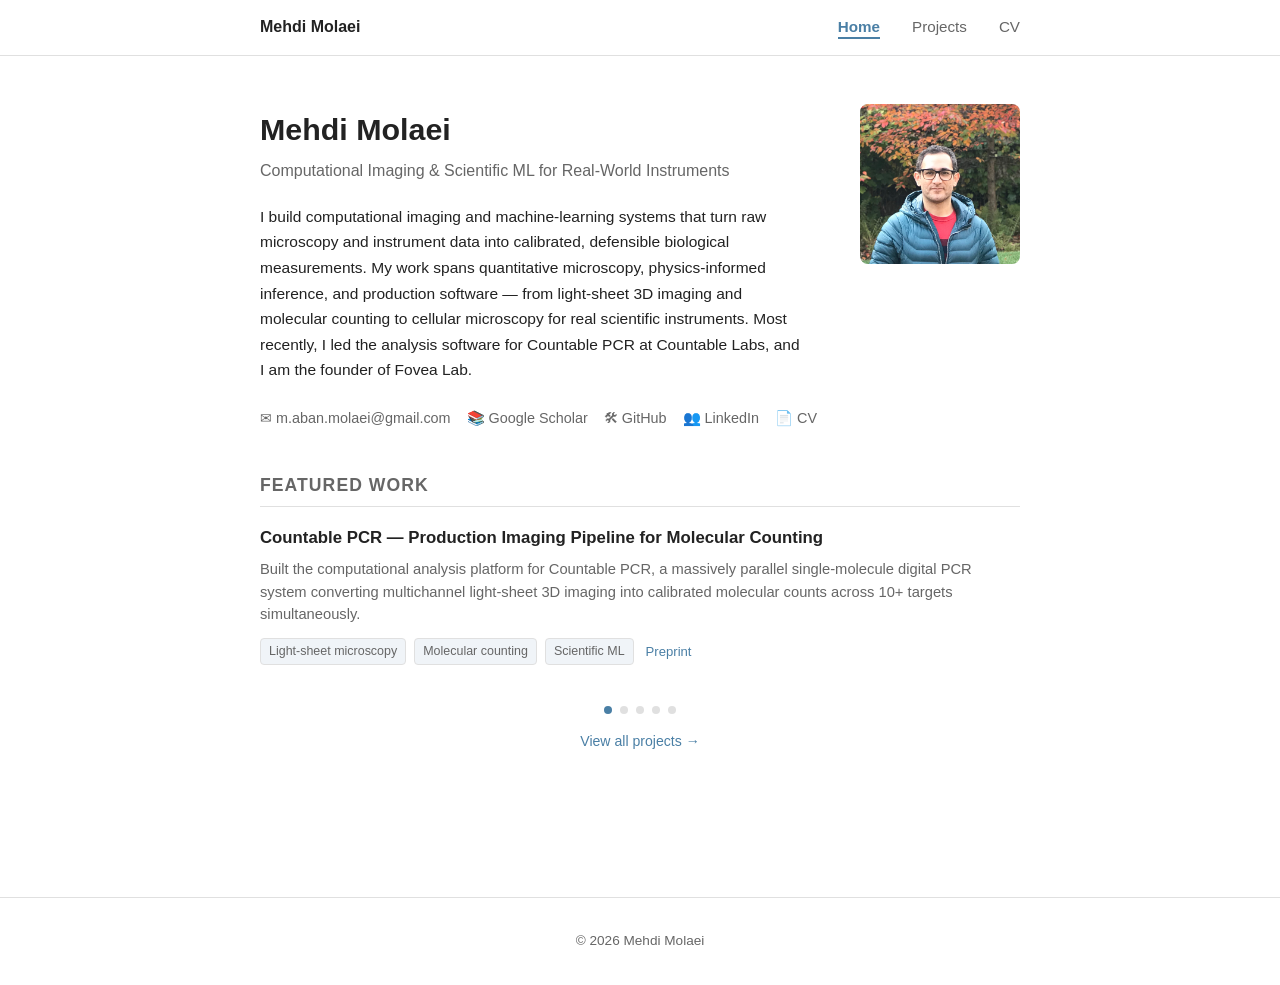
<file: index.html>
<!DOCTYPE html>
<html lang="en">
<head>
  <meta charset="UTF-8" />
  <meta name="viewport" content="width=device-width, initial-scale=1.0" />
  <title>Mehdi Molaei | Computational Imaging &amp; Scientific ML</title>
  <meta name="description" content="Mehdi Molaei builds computational imaging and scientific machine-learning systems for microscopy, molecular counting, and production biological measurement platforms." />
  <meta property="og:title" content="Mehdi Molaei | Computational Imaging & Scientific ML" />
  <meta property="og:description" content="Production-grade computational imaging and machine-learning systems for microscopy, molecular counting, and biological measurement platforms." />
  <meta property="og:type" content="website" />
  <meta property="og:url" content="https://mehdimolaei.github.io/Portfolio/index.html" />
  <meta property="og:image" content="https://mehdimolaei.github.io/Portfolio/assets/img/profile.jpg" />
  <link rel="stylesheet" href="assets/css/style.css" />
  <style>
    /* ---- Home-page specific styles ---- */
    .profile-block {
      display: flex;
      gap: 2.5rem;
      align-items: flex-start;
      margin-bottom: 2.5rem;
    }

    .profile-text {
      flex: 1;
    }

    .profile-text h1 {
      font-size: 1.9rem;
      font-weight: 700;
      margin-bottom: 0.25rem;
    }

    .profile-text .title {
      font-size: 1rem;
      color: var(--color-text-muted);
      margin-bottom: 1.2rem;
    }

    .profile-text .bio {
      font-size: 0.97rem;
      margin-bottom: 1.5rem;
      max-width: 540px;
    }

    .profile-photo {
      flex-shrink: 0;
    }

    .profile-photo img {
      width: 160px;
      height: 160px;
      object-fit: cover;
      border-radius: 8px;
    }

    .profile-photo .photo-placeholder {
      width: 160px;
      height: 160px;
      border-radius: 8px;
      background: var(--color-tag-bg);
      border: 1px solid var(--color-border);
      display: flex;
      align-items: center;
      justify-content: center;
      color: var(--color-text-muted);
      font-size: 0.8rem;
    }

    .links-row {
      display: flex;
      flex-wrap: wrap;
      gap: 1rem;
    }

    .links-row a {
      font-size: 0.9rem;
      color: var(--color-text-muted);
      display: flex;
      align-items: center;
      gap: 0.35rem;
      text-decoration: none;
    }

    .links-row a:hover {
      color: var(--color-accent);
      text-decoration: none; /* suppress global a:hover underline */
    }

    @media (max-width: 600px) {
      .profile-block {
        flex-direction: column-reverse;
        gap: 1.5rem;
      }

      .profile-photo img,
      .profile-photo .photo-placeholder {
        width: 120px;
        height: 120px;
      }
    }

    /* ---- Featured Work — dot-nav panel ---- */
    .section-heading {
      font-size: 1.1rem;
      font-weight: 600;
      color: var(--color-text-muted);
      text-transform: uppercase;
      letter-spacing: 0.06em;
      margin: 2.5rem 0 1.2rem;
      padding-bottom: 0.4rem;
      border-bottom: 1px solid var(--color-border);
    }

    .project-panel { min-height: 160px; }

    .panel-card {
      display: none;
      gap: 1.5rem;
      align-items: flex-start;
    }
    .panel-card.active { display: flex; }

    .panel-thumb {
      flex-shrink: 0;
      width: 200px;
      height: 150px;
      border-radius: 8px;
      background: var(--color-tag-bg);
      border: 1px solid var(--color-border);
      overflow: hidden;
    }
    .panel-thumb img { width: 100%; height: 100%; object-fit: cover; }

    .panel-body { flex: 1; }

    .panel-title {
      font-size: 1.05rem;
      font-weight: 600;
      margin-bottom: 0.5rem;
      line-height: 1.4;
    }
    .panel-title a { color: var(--color-text); text-decoration: none; }
    .panel-title a:hover { color: var(--color-accent); }

    .panel-desc {
      font-size: 0.92rem;
      color: var(--color-text-muted);
      line-height: 1.55;
      margin-bottom: 0.75rem;
    }

    .panel-meta {
      display: flex;
      flex-wrap: wrap;
      align-items: center;
      gap: 0.5rem;
    }

    .tag {
      font-size: 0.78rem;
      background: var(--color-tag-bg);
      border: 1px solid var(--color-border);
      border-radius: 4px;
      padding: 2px 8px;
      color: var(--color-text-muted);
    }

    .card-link {
      font-size: 0.82rem;
      color: var(--color-accent);
      text-decoration: none;
      margin-left: 0.25rem;
    }
    .card-link:hover { text-decoration: underline; }

    .dot-nav {
      display: flex;
      gap: 0.5rem;
      justify-content: center;
      margin-top: 1.25rem;
    }
    .dot-nav button {
      width: 8px;
      height: 8px;
      border-radius: 50%;
      background: var(--color-border);
      border: none;
      cursor: pointer;
      padding: 0;
      transition: background 0.2s;
    }
    .dot-nav button.active,
    .dot-nav button:hover { background: var(--color-accent); }

    .view-all {
      margin-top: 1rem;
      font-size: 0.88rem;
      text-align: center;
    }
    .view-all a { color: var(--color-accent); text-decoration: none; }
    .view-all a:hover { text-decoration: underline; }

    @media (max-width: 600px) {
      .panel-card { flex-direction: column; }
      .panel-thumb { width: 100%; height: 160px; }
    }
  </style>
</head>
<body>

  <!-- Navigation -->
  <nav>
    <div class="nav-inner">
      <a class="nav-brand" href="index.html">Mehdi Molaei</a>
      <button class="nav-toggle" aria-label="Toggle navigation" aria-expanded="false">&#9776;</button>
      <ul class="nav-links">
        <li><a href="index.html" class="active">Home</a></li>
        <li><a href="projects.html">Projects</a></li>
        <li><a href="cv.html">CV</a></li>
      </ul>
    </div>
  </nav>

  <!-- Main -->
  <main>
    <div class="container">

      <div class="profile-block">
        <div class="profile-text">
          <h1>Mehdi Molaei</h1>
          <p class="title">Computational Imaging &amp; Scientific ML for Real-World Instruments</p>
          <p class="bio">
            I build computational imaging and machine-learning systems that turn raw
            microscopy and instrument data into calibrated, defensible biological
            measurements. My work spans quantitative microscopy, physics-informed
            inference, and production software &mdash; from light-sheet 3D imaging and
            molecular counting to cellular microscopy for real scientific instruments.
            Most recently, I led the analysis software for Countable PCR at Countable Labs,
            and I am the founder of Fovea Lab.
          </p>
          <div class="links-row">
            <a href="mailto:m.aban.molaei@gmail.com">
              &#9993; m.aban.molaei@gmail.com
            </a>
            <a href="https://scholar.google.com/citations?user=X3997dAAAAAJ&hl=en" target="_blank" rel="noopener">
              &#128218; Google Scholar
            </a>
            <a href="https://github.com/mehdimolaei" target="_blank" rel="noopener">
              &#128736; GitHub
            </a>
            <a href="https://www.linkedin.com/in/mehdi-molaei" target="_blank" rel="noopener">
              &#128101; LinkedIn
            </a>
            <a href="cv.html">
              &#128196; CV
            </a>
          </div>
        </div>
        <div class="profile-photo">
          <img src="assets/img/profile.jpg" alt="Mehdi Molaei" width="160" height="160" />
        </div>
      </div>

      <h2 class="section-heading">Featured Work</h2>
      <div class="project-panel" id="featuredPanel">

        <div class="panel-card active">
          <div class="panel-body">
            <div class="panel-title">
              <a href="https://www.biorxiv.org/content/10.1101/2023.07.17.549421" target="_blank" rel="noopener">
                Countable PCR &mdash; Production Imaging Pipeline for Molecular Counting
              </a>
            </div>
            <p class="panel-desc">
              Built the computational analysis platform for Countable PCR, a massively parallel
              single-molecule digital PCR system converting multichannel light-sheet 3D imaging
              into calibrated molecular counts across 10+ targets simultaneously.
            </p>
            <div class="panel-meta">
              <span class="tag">Light-sheet microscopy</span>
              <span class="tag">Molecular counting</span>
              <span class="tag">Scientific ML</span>
              <a class="card-link" href="https://www.biorxiv.org/content/10.1101/2023.07.17.549421" target="_blank" rel="noopener">Preprint</a>
            </div>
          </div>
        </div>

        <div class="panel-card">
          <div class="panel-thumb">
            <img src="assets/img/membrane-bending.webp" alt="Gold nanorod resting on a curved 3D lipid bilayer membrane" />
          </div>
          <div class="panel-body">
            <div class="panel-title">
              <a href="https://journals.aps.org/prresearch/abstract/10.1103/PhysRevResearch.4.013052" target="_blank" rel="noopener">
                Gold Nanorod Tracking for Membrane Mechanics
              </a>
            </div>
            <p class="panel-desc">
              Polarization-resolved dark-field metrology and physics-informed forward models
              for tracking single gold nanorods with sub-degree angular precision, extracting
              bending moduli from model and cellular membranes.
            </p>
            <div class="panel-meta">
              <span class="tag">Quantitative microscopy</span>
              <span class="tag">Physics-informed inference</span>
              <a class="card-link" href="https://journals.aps.org/prresearch/abstract/10.1103/PhysRevResearch.4.013052" target="_blank" rel="noopener">Paper</a>
            </div>
          </div>
        </div>

        <div class="panel-card">
          <div class="panel-thumb">
            <img src="assets/img/active-materials.webp" alt="Coral actomyosin filament network threaded by correlation flow lines" />
          </div>
          <div class="panel-body">
            <div class="panel-title">
              <a href="https://www.pnas.org/doi/abs/10.1073/pnas.2305283120" target="_blank" rel="noopener">
                Response Functions of Active Materials
              </a>
            </div>
            <p class="panel-desc">
              Domain-general spatiotemporal correlation framework for inferring mechanical
              response functions from actomyosin networks in model systems and living cells.
            </p>
            <div class="panel-meta">
              <span class="tag">Active matter</span>
              <span class="tag">Microrheology</span>
              <span class="tag">Statistical physics</span>
              <a class="card-link" href="https://www.pnas.org/doi/abs/10.1073/pnas.2305283120" target="_blank" rel="noopener">Paper</a>
            </div>
          </div>
        </div>

        <div class="panel-card">
          <div class="panel-thumb">
            <img src="assets/img/interfacial-flow.webp" alt="Colloidal sphere at a fluid interface surrounded by vortex flow streamlines" />
          </div>
          <div class="panel-body">
            <div class="panel-title">
              <a href="https://physics.aps.org/articles/v14/s65" target="_blank" rel="noopener">
                Interfacial Flow around Brownian Colloids
              </a>
            </div>
            <p class="panel-desc">
              Correlated displacement velocimetry (CDV) — a particle-tracking-based estimator
              that reconstructs nanoscale interfacial velocity fields, revealing vortex-like
              hydrodynamic structures at fluid interfaces.
            </p>
            <div class="panel-meta">
              <span class="tag">Particle tracking</span>
              <span class="tag">Fluid interfaces</span>
              <a class="card-link" href="https://physics.aps.org/articles/v14/s65" target="_blank" rel="noopener">Paper</a>
            </div>
          </div>
        </div>

        <div class="panel-card">
          <div class="panel-thumb">
            <img src="assets/img/nanoscale-rheology.webp" alt="Single gold nanorod with rotational motion blur in a viscoelastic medium" />
          </div>
          <div class="panel-body">
            <div class="panel-title">
              <a href="https://journals.aps.org/prl/abstract/10.1103/PhysRevLett.120.118002" target="_blank" rel="noopener">
                Nanoscale Rheology with Single Gold Nanorod Probes
              </a>
            </div>
            <p class="panel-desc">
              Simultaneous translational and rotational single-nanorod tracking to extract
              nanoscale viscoelastic properties and anisotropic diffusion tensors in complex
              fluids and living cells.
            </p>
            <div class="panel-meta">
              <span class="tag">Nanorheology</span>
              <span class="tag">Dark-field microscopy</span>
              <a class="card-link" href="https://journals.aps.org/prl/abstract/10.1103/PhysRevLett.120.118002" target="_blank" rel="noopener">Paper</a>
            </div>
          </div>
        </div>

      </div><!-- /.project-panel -->

      <div class="dot-nav" id="featuredDots" aria-label="Featured project navigation">
        <button class="active" aria-label="Project 1"></button>
        <button aria-label="Project 2"></button>
        <button aria-label="Project 3"></button>
        <button aria-label="Project 4"></button>
        <button aria-label="Project 5"></button>
      </div>
      <p class="view-all"><a href="projects.html">View all projects &rarr;</a></p>

    </div>
  </main>

  <!-- Footer -->
  <footer>
    <p>&copy; 2026 Mehdi Molaei</p>
  </footer>

  <script src="assets/js/main.js"></script>
</body>
</html>
</file>
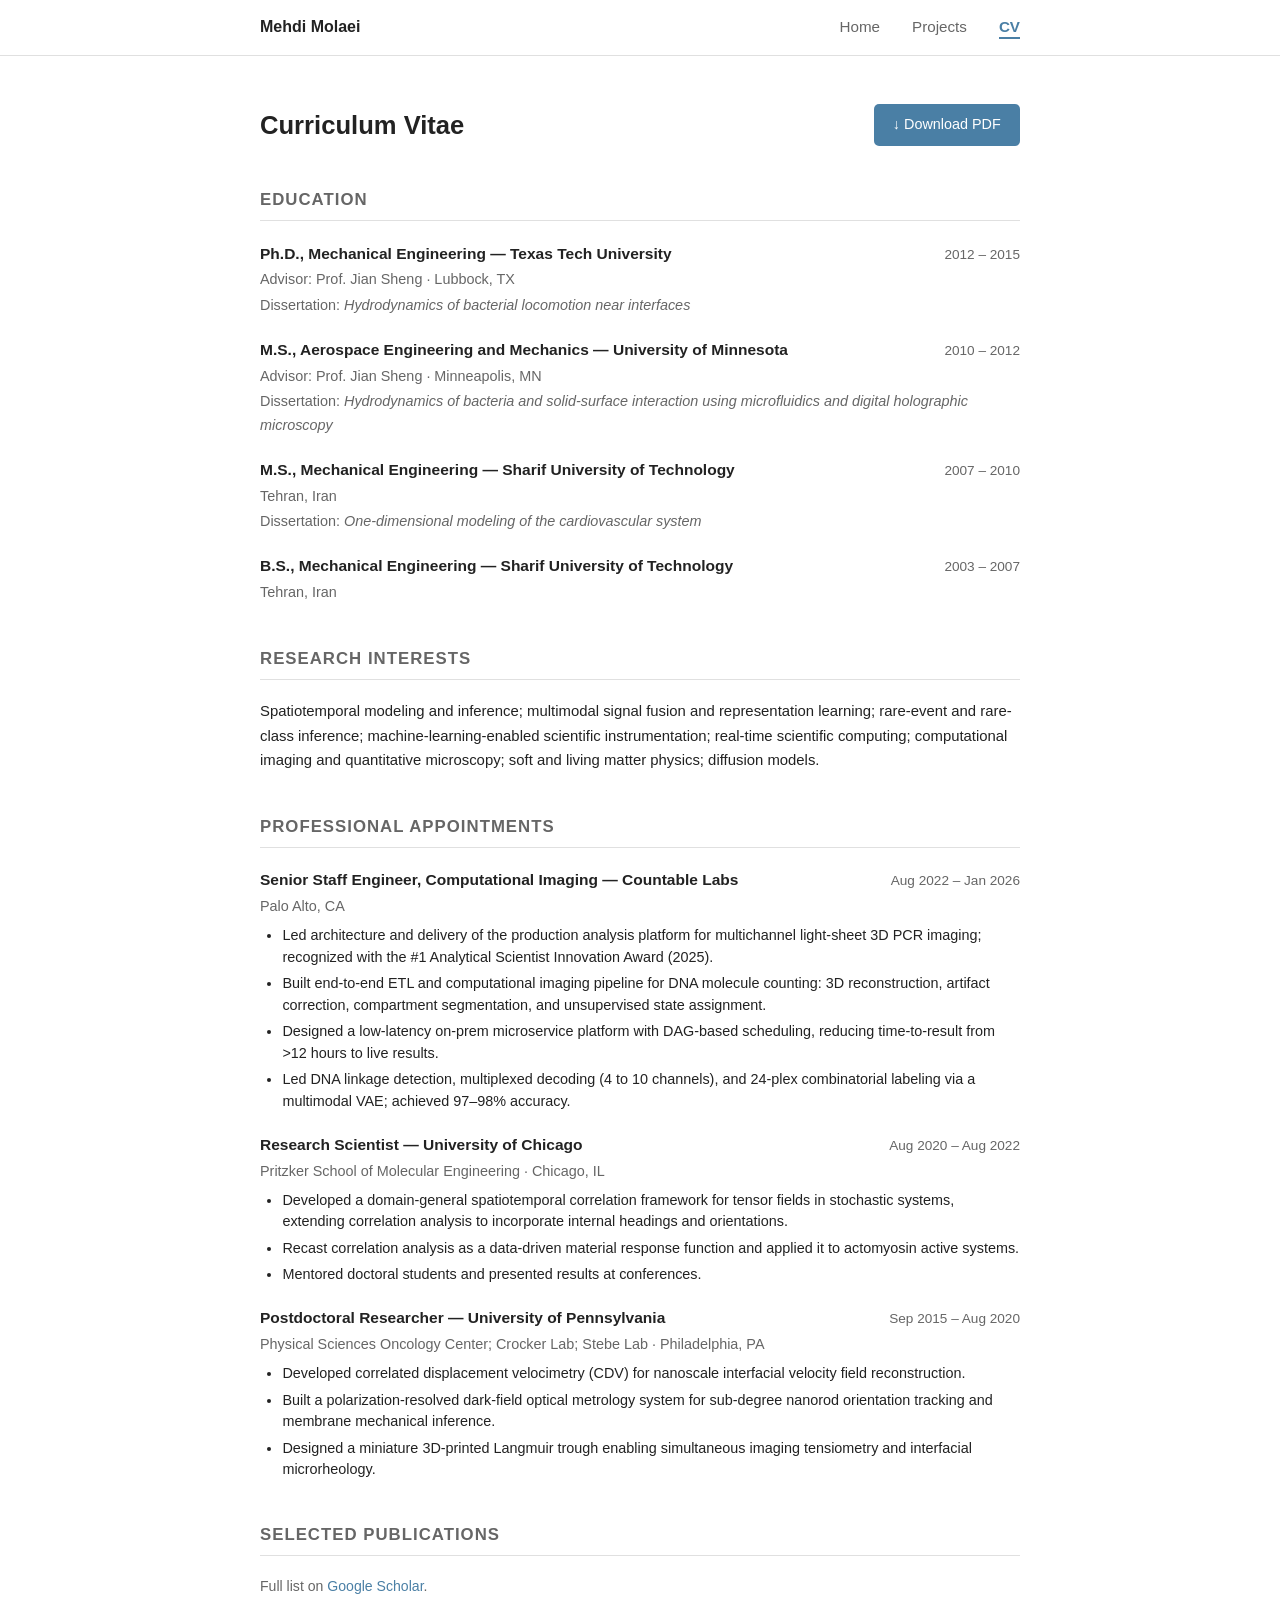
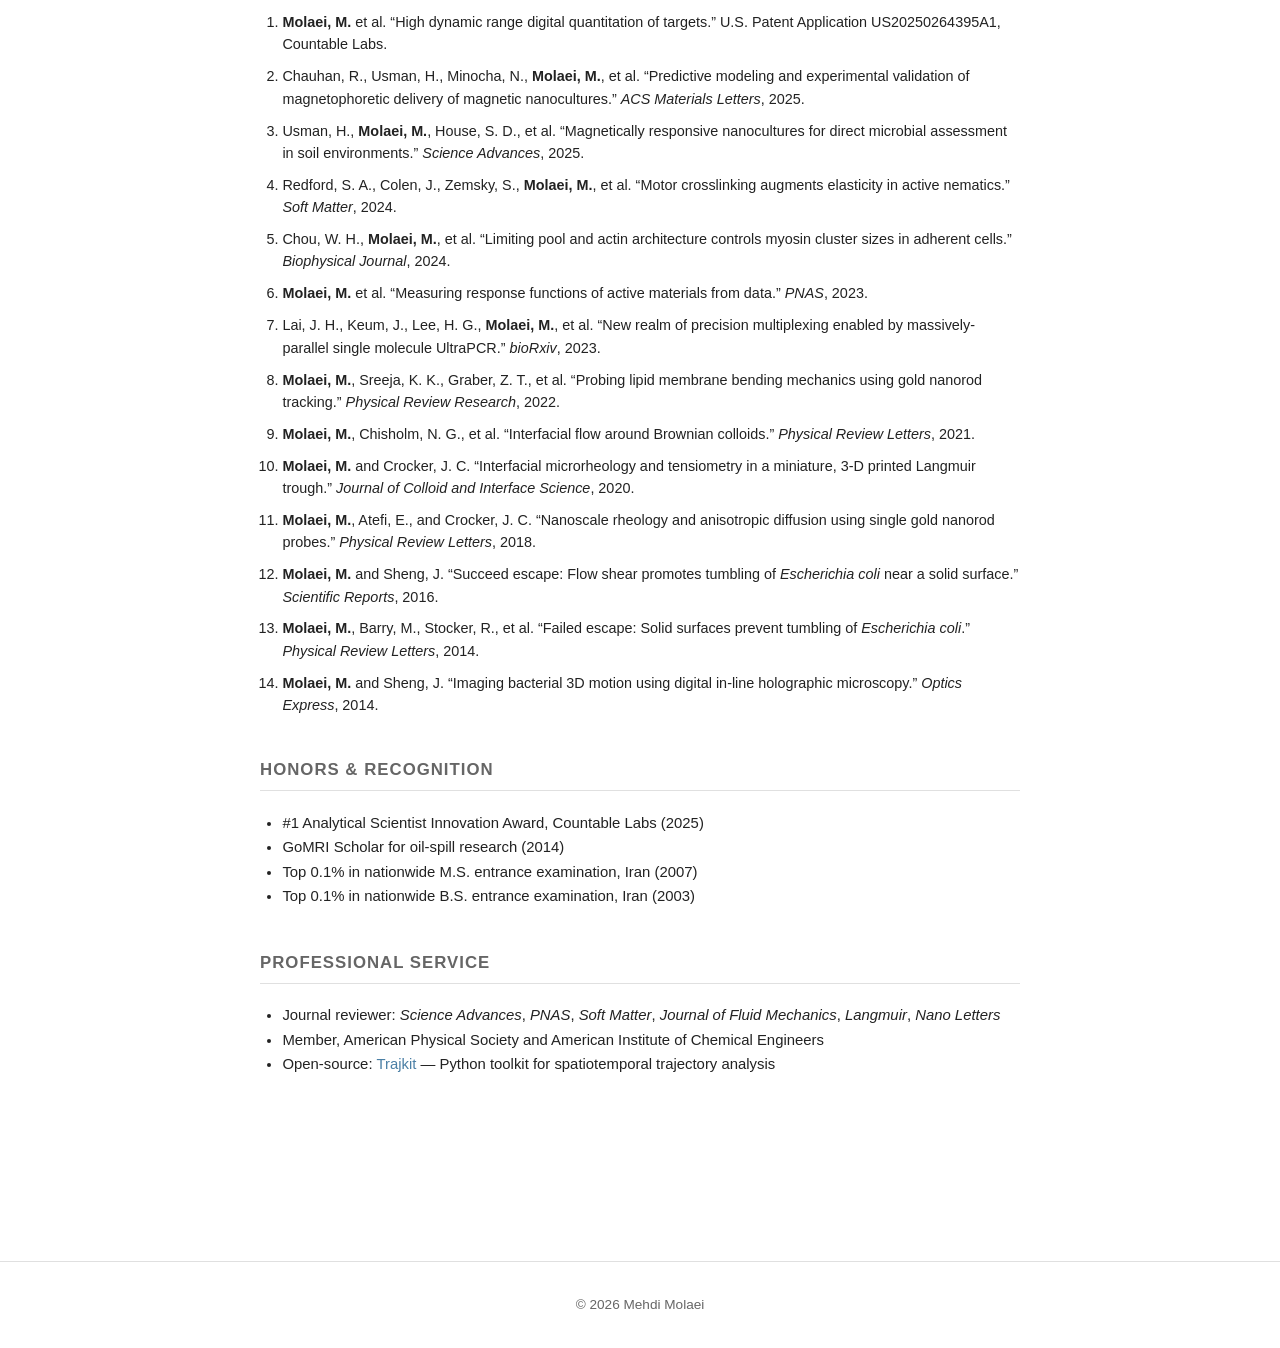
<file: cv.html>
<!DOCTYPE html>
<html lang="en">
<head>
  <meta charset="UTF-8" />
  <meta name="viewport" content="width=device-width, initial-scale=1.0" />
  <title>CV &mdash; Mehdi Molaei</title>
  <link rel="stylesheet" href="assets/css/style.css" />
  <style>
    /* ---- CV-page specific styles ---- */
    .cv-header {
      display: flex;
      justify-content: space-between;
      align-items: center;
      margin-bottom: 2.5rem;
      flex-wrap: wrap;
      gap: 1rem;
    }

    .cv-header h1 {
      font-size: 1.6rem;
      font-weight: 700;
    }

    .btn-download {
      display: inline-block;
      padding: 0.55rem 1.2rem;
      background: var(--color-accent);
      color: #fff;
      border-radius: 5px;
      font-size: 0.9rem;
      font-weight: 500;
      text-decoration: none;
      transition: background 0.15s;
    }

    .btn-download:hover {
      background: var(--color-accent-hover);
      color: #fff;
      text-decoration: none;
    }

    .cv-section {
      margin-bottom: 2.5rem;
    }

    .cv-section h2 {
      font-size: 1.05rem;
      font-weight: 700;
      text-transform: uppercase;
      letter-spacing: 0.06em;
      color: var(--color-text-muted);
      border-bottom: 1px solid var(--color-border);
      padding-bottom: 0.4rem;
      margin-bottom: 1.2rem;
    }

    .cv-item {
      margin-bottom: 1.2rem;
    }

    .cv-item-header {
      display: flex;
      justify-content: space-between;
      align-items: baseline;
      flex-wrap: wrap;
      gap: 0.25rem;
      margin-bottom: 0.15rem;
    }

    .cv-item-title {
      font-weight: 600;
      font-size: 0.97rem;
    }

    .cv-item-date {
      font-size: 0.85rem;
      color: var(--color-text-muted);
      white-space: nowrap;
    }

    .cv-item-sub {
      font-size: 0.9rem;
      color: var(--color-text-muted);
      margin-bottom: 0.1rem;
    }

    .cv-item-body {
      font-size: 0.9rem;
      color: var(--color-text-muted);
    }

    .cv-item ul {
      padding-left: 1.4rem;
      margin-top: 0.4rem;
    }

    .cv-item ul li {
      font-size: 0.9rem;
      margin-bottom: 0.3rem;
      line-height: 1.5;
    }

    .pub-list {
      padding-left: 1.4rem;
    }

    .pub-list li {
      font-size: 0.9rem;
      margin-bottom: 0.6rem;
      line-height: 1.55;
    }

    .pub-list li strong {
      font-weight: 600;
    }

    .cv-interests {
      font-size: 0.93rem;
      line-height: 1.65;
    }

    .cv-plain-list {
      padding-left: 1.4rem;
      font-size: 0.93rem;
    }

    .cv-note {
      font-size: 0.88rem;
      color: var(--color-text-muted);
      margin-bottom: 0.8rem;
    }
  </style>
</head>
<body>

  <!-- Navigation -->
  <nav>
    <div class="nav-inner">
      <a class="nav-brand" href="index.html">Mehdi Molaei</a>
      <button class="nav-toggle" aria-label="Toggle navigation" aria-expanded="false">&#9776;</button>
      <ul class="nav-links">
        <li><a href="index.html">Home</a></li>
        <li><a href="projects.html">Projects</a></li>
        <li><a href="cv.html" class="active">CV</a></li>
      </ul>
    </div>
  </nav>

  <!-- Main -->
  <main>
    <div class="container">

      <div class="cv-header">
        <h1>Curriculum Vitae</h1>
        <!-- TODO: compile docs/CV_MehdiMolaei.tex to generate this PDF -->
        <a class="btn-download" href="docs/CV_MehdiMolaei.pdf" download>&#8595; Download PDF</a>
      </div>

      <!-- Education -->
      <div class="cv-section">
        <h2>Education</h2>

        <div class="cv-item">
          <div class="cv-item-header">
            <span class="cv-item-title">Ph.D., Mechanical Engineering &mdash; Texas Tech University</span>
            <span class="cv-item-date">2012 &ndash; 2015</span>
          </div>
          <div class="cv-item-sub">Advisor: Prof. Jian Sheng &middot; Lubbock, TX</div>
          <div class="cv-item-body">Dissertation: <em>Hydrodynamics of bacterial locomotion near interfaces</em></div>
        </div>

        <div class="cv-item">
          <div class="cv-item-header">
            <span class="cv-item-title">M.S., Aerospace Engineering and Mechanics &mdash; University of Minnesota</span>
            <span class="cv-item-date">2010 &ndash; 2012</span>
          </div>
          <div class="cv-item-sub">Advisor: Prof. Jian Sheng &middot; Minneapolis, MN</div>
          <div class="cv-item-body">Dissertation: <em>Hydrodynamics of bacteria and solid-surface interaction using microfluidics and digital holographic microscopy</em></div>
        </div>

        <div class="cv-item">
          <div class="cv-item-header">
            <span class="cv-item-title">M.S., Mechanical Engineering &mdash; Sharif University of Technology</span>
            <span class="cv-item-date">2007 &ndash; 2010</span>
          </div>
          <div class="cv-item-sub">Tehran, Iran</div>
          <div class="cv-item-body">Dissertation: <em>One-dimensional modeling of the cardiovascular system</em></div>
        </div>

        <div class="cv-item">
          <div class="cv-item-header">
            <span class="cv-item-title">B.S., Mechanical Engineering &mdash; Sharif University of Technology</span>
            <span class="cv-item-date">2003 &ndash; 2007</span>
          </div>
          <div class="cv-item-sub">Tehran, Iran</div>
        </div>
      </div>

      <!-- Research Interests -->
      <div class="cv-section">
        <h2>Research Interests</h2>
        <p class="cv-interests">
          Spatiotemporal modeling and inference; multimodal signal fusion and representation learning;
          rare-event and rare-class inference; machine-learning-enabled scientific instrumentation;
          real-time scientific computing; computational imaging and quantitative microscopy;
          soft and living matter physics; diffusion models.
        </p>
      </div>

      <!-- Experience -->
      <div class="cv-section">
        <h2>Professional Appointments</h2>

        <div class="cv-item">
          <div class="cv-item-header">
            <span class="cv-item-title">Senior Staff Engineer, Computational Imaging &mdash; Countable Labs</span>
            <span class="cv-item-date">Aug 2022 &ndash; Jan 2026</span>
          </div>
          <div class="cv-item-sub">Palo Alto, CA</div>
          <ul>
            <li>Led architecture and delivery of the production analysis platform for multichannel light-sheet 3D PCR imaging; recognized with the #1 Analytical Scientist Innovation Award (2025).</li>
            <li>Built end-to-end ETL and computational imaging pipeline for DNA molecule counting: 3D reconstruction, artifact correction, compartment segmentation, and unsupervised state assignment.</li>
            <li>Designed a low-latency on-prem microservice platform with DAG-based scheduling, reducing time-to-result from &gt;12 hours to live results.</li>
            <li>Led DNA linkage detection, multiplexed decoding (4 to 10 channels), and 24-plex combinatorial labeling via a multimodal VAE; achieved 97&ndash;98% accuracy.</li>
          </ul>
        </div>

        <div class="cv-item">
          <div class="cv-item-header">
            <span class="cv-item-title">Research Scientist &mdash; University of Chicago</span>
            <span class="cv-item-date">Aug 2020 &ndash; Aug 2022</span>
          </div>
          <div class="cv-item-sub">Pritzker School of Molecular Engineering &middot; Chicago, IL</div>
          <ul>
            <li>Developed a domain-general spatiotemporal correlation framework for tensor fields in stochastic systems, extending correlation analysis to incorporate internal headings and orientations.</li>
            <li>Recast correlation analysis as a data-driven material response function and applied it to actomyosin active systems.</li>
            <li>Mentored doctoral students and presented results at conferences.</li>
          </ul>
        </div>

        <div class="cv-item">
          <div class="cv-item-header">
            <span class="cv-item-title">Postdoctoral Researcher &mdash; University of Pennsylvania</span>
            <span class="cv-item-date">Sep 2015 &ndash; Aug 2020</span>
          </div>
          <div class="cv-item-sub">Physical Sciences Oncology Center; Crocker Lab; Stebe Lab &middot; Philadelphia, PA</div>
          <ul>
            <li>Developed correlated displacement velocimetry (CDV) for nanoscale interfacial velocity field reconstruction.</li>
            <li>Built a polarization-resolved dark-field optical metrology system for sub-degree nanorod orientation tracking and membrane mechanical inference.</li>
            <li>Designed a miniature 3D-printed Langmuir trough enabling simultaneous imaging tensiometry and interfacial microrheology.</li>
          </ul>
        </div>
      </div>

      <!-- Publications -->
      <div class="cv-section">
        <h2>Selected Publications</h2>
        <p class="cv-note">
          Full list on <a href="https://scholar.google.com/citations?user=X3997dAAAAAJ&hl=en" target="_blank" rel="noopener">Google Scholar</a>.
        </p>

        <ol class="pub-list">
          <li><strong>Molaei, M.</strong> et al. &ldquo;High dynamic range digital quantitation of targets.&rdquo; U.S. Patent Application US20250264395A1, Countable Labs.</li>
          <li>Chauhan, R., Usman, H., Minocha, N., <strong>Molaei, M.</strong>, et al. &ldquo;Predictive modeling and experimental validation of magnetophoretic delivery of magnetic nanocultures.&rdquo; <em>ACS Materials Letters</em>, 2025.</li>
          <li>Usman, H., <strong>Molaei, M.</strong>, House, S. D., et al. &ldquo;Magnetically responsive nanocultures for direct microbial assessment in soil environments.&rdquo; <em>Science Advances</em>, 2025.</li>
          <li>Redford, S. A., Colen, J., Zemsky, S., <strong>Molaei, M.</strong>, et al. &ldquo;Motor crosslinking augments elasticity in active nematics.&rdquo; <em>Soft Matter</em>, 2024.</li>
          <li>Chou, W. H., <strong>Molaei, M.</strong>, et al. &ldquo;Limiting pool and actin architecture controls myosin cluster sizes in adherent cells.&rdquo; <em>Biophysical Journal</em>, 2024.</li>
          <li><strong>Molaei, M.</strong> et al. &ldquo;Measuring response functions of active materials from data.&rdquo; <em>PNAS</em>, 2023.</li>
          <li>Lai, J. H., Keum, J., Lee, H. G., <strong>Molaei, M.</strong>, et al. &ldquo;New realm of precision multiplexing enabled by massively-parallel single molecule UltraPCR.&rdquo; <em>bioRxiv</em>, 2023.</li>
          <li><strong>Molaei, M.</strong>, Sreeja, K. K., Graber, Z. T., et al. &ldquo;Probing lipid membrane bending mechanics using gold nanorod tracking.&rdquo; <em>Physical Review Research</em>, 2022.</li>
          <li><strong>Molaei, M.</strong>, Chisholm, N. G., et al. &ldquo;Interfacial flow around Brownian colloids.&rdquo; <em>Physical Review Letters</em>, 2021.</li>
          <li><strong>Molaei, M.</strong> and Crocker, J. C. &ldquo;Interfacial microrheology and tensiometry in a miniature, 3-D printed Langmuir trough.&rdquo; <em>Journal of Colloid and Interface Science</em>, 2020.</li>
          <li><strong>Molaei, M.</strong>, Atefi, E., and Crocker, J. C. &ldquo;Nanoscale rheology and anisotropic diffusion using single gold nanorod probes.&rdquo; <em>Physical Review Letters</em>, 2018.</li>
          <li><strong>Molaei, M.</strong> and Sheng, J. &ldquo;Succeed escape: Flow shear promotes tumbling of <em>Escherichia coli</em> near a solid surface.&rdquo; <em>Scientific Reports</em>, 2016.</li>
          <li><strong>Molaei, M.</strong>, Barry, M., Stocker, R., et al. &ldquo;Failed escape: Solid surfaces prevent tumbling of <em>Escherichia coli</em>.&rdquo; <em>Physical Review Letters</em>, 2014.</li>
          <li><strong>Molaei, M.</strong> and Sheng, J. &ldquo;Imaging bacterial 3D motion using digital in-line holographic microscopy.&rdquo; <em>Optics Express</em>, 2014.</li>
        </ol>
      </div>

      <!-- Honors -->
      <div class="cv-section">
        <h2>Honors &amp; Recognition</h2>
        <ul class="cv-plain-list">
          <li>#1 Analytical Scientist Innovation Award, Countable Labs (2025)</li>
          <li>GoMRI Scholar for oil-spill research (2014)</li>
          <li>Top 0.1% in nationwide M.S. entrance examination, Iran (2007)</li>
          <li>Top 0.1% in nationwide B.S. entrance examination, Iran (2003)</li>
        </ul>
      </div>

      <!-- Service -->
      <div class="cv-section">
        <h2>Professional Service</h2>
        <ul class="cv-plain-list">
          <li>Journal reviewer: <em>Science Advances</em>, <em>PNAS</em>, <em>Soft Matter</em>, <em>Journal of Fluid Mechanics</em>, <em>Langmuir</em>, <em>Nano Letters</em></li>
          <li>Member, American Physical Society and American Institute of Chemical Engineers</li>
          <li>Open-source: <a href="https://trajkit-learn.readthedocs.io/en/latest/index.html" target="_blank" rel="noopener">Trajkit</a> — Python toolkit for spatiotemporal trajectory analysis</li>
        </ul>
      </div>

    </div>
  </main>

  <!-- Footer -->
  <footer>
    <p>&copy; 2026 Mehdi Molaei</p>
  </footer>

  <script src="assets/js/main.js"></script>
</body>
</html>
</file>
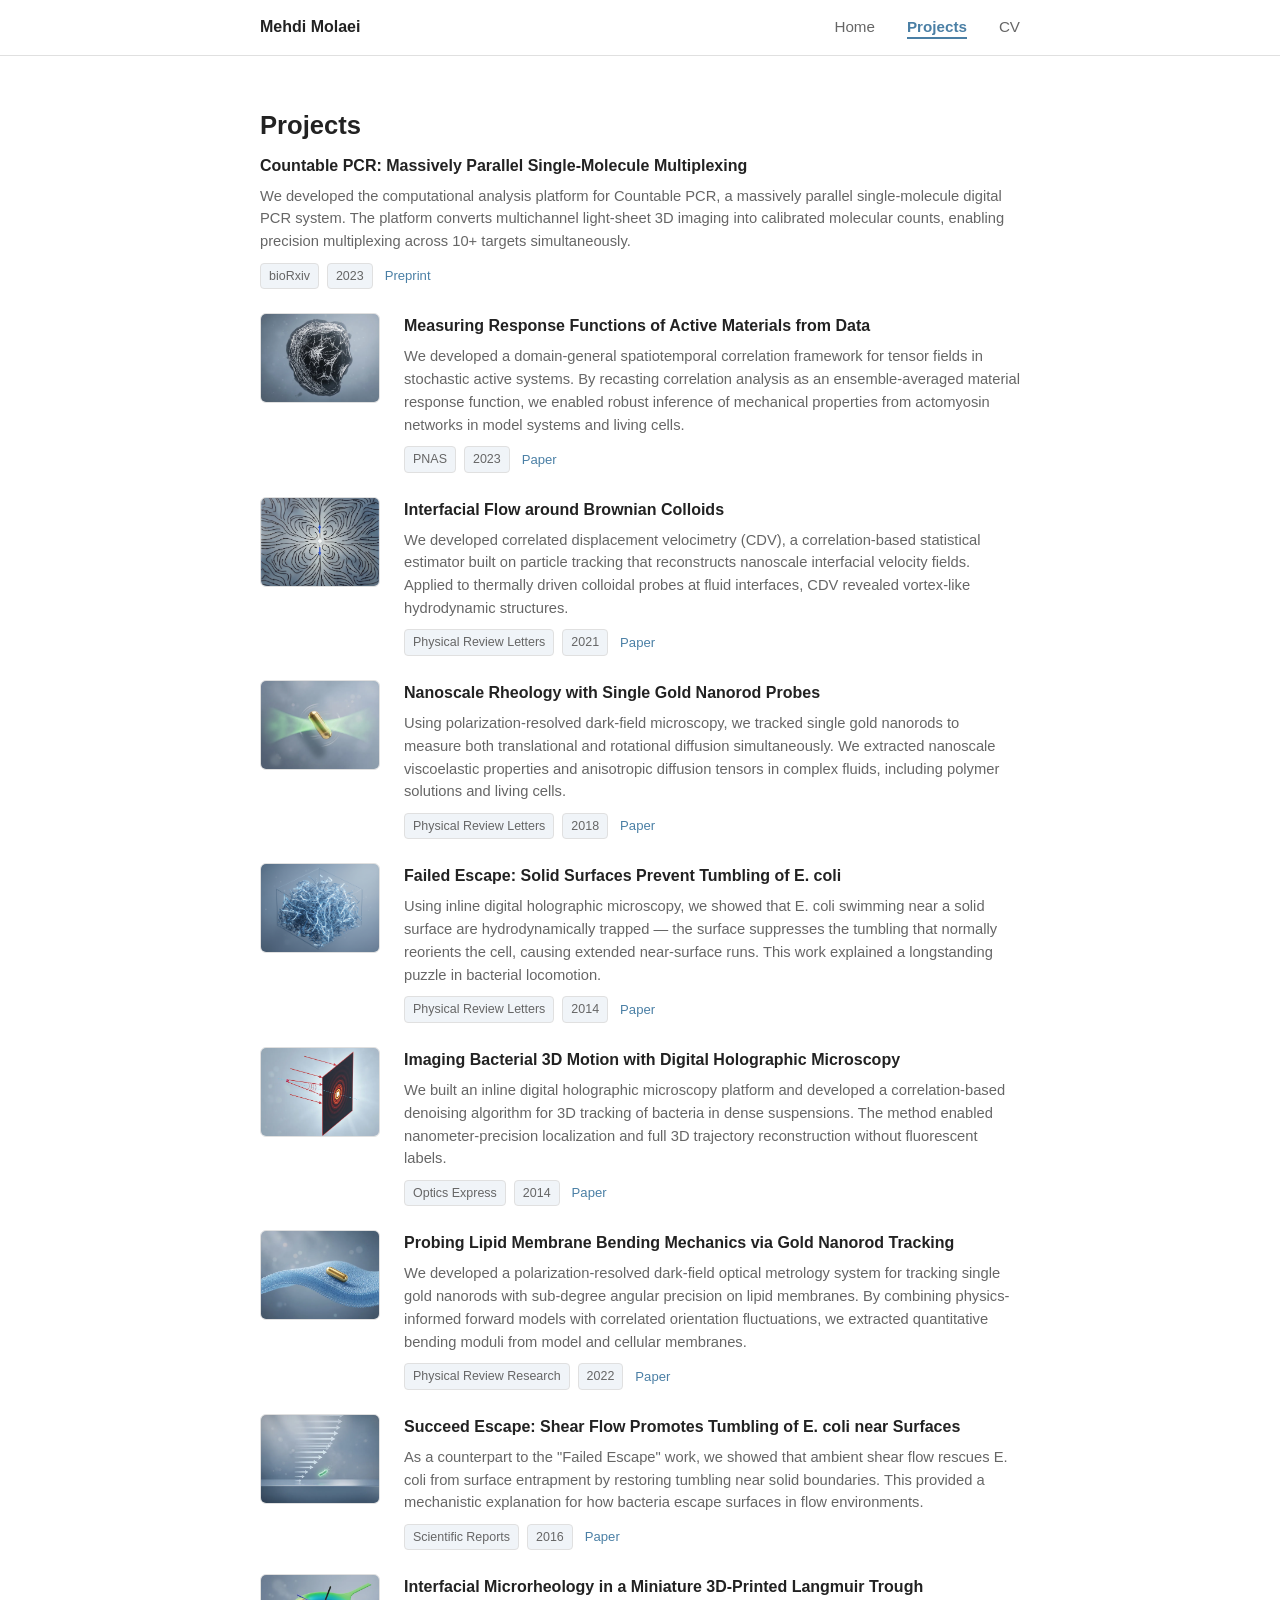
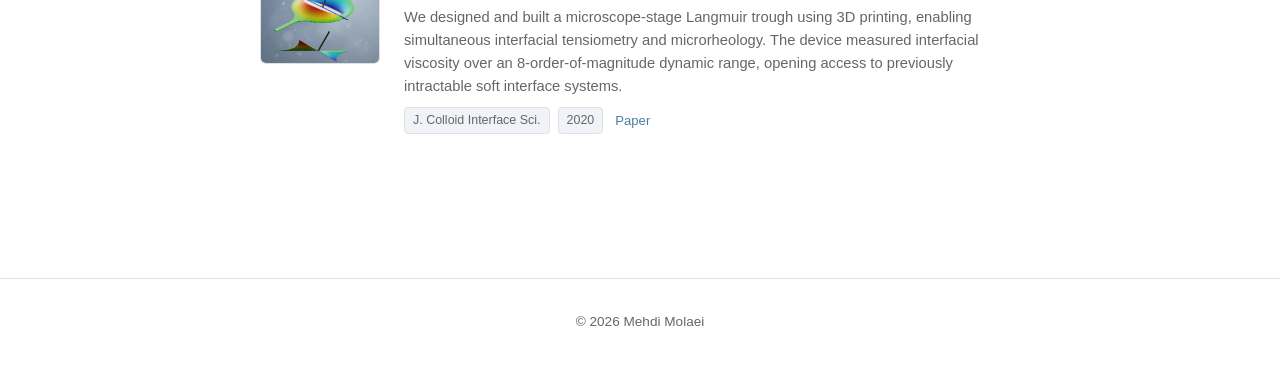
<file: projects.html>
<!DOCTYPE html>
<html lang="en">
<head>
  <meta charset="UTF-8" />
  <meta name="viewport" content="width=device-width, initial-scale=1.0" />
  <title>Projects &mdash; Mehdi Molaei</title>
  <link rel="stylesheet" href="assets/css/style.css" />
  <style>
    /* ---- Projects-page specific styles ---- */
    .page-title {
      font-size: 1.6rem;
      font-weight: 700;
      margin-bottom: 0.4rem;
    }

    .section-heading {
      font-size: 1.1rem;
      font-weight: 600;
      color: var(--color-text-muted);
      text-transform: uppercase;
      letter-spacing: 0.06em;
      margin: 2.5rem 0 1.2rem;
      padding-bottom: 0.4rem;
      border-bottom: 1px solid var(--color-border);
    }

    .project-list {
      display: flex;
      flex-direction: column;
      gap: 1.5rem;
    }

    .project-card {
      display: flex;
      gap: 1.5rem;
      align-items: flex-start;
    }

    .project-thumb {
      flex-shrink: 0;
      width: 120px;
      height: 90px;
      border-radius: 6px;
      background: var(--color-tag-bg);
      border: 1px solid var(--color-border);
      overflow: hidden;
      display: flex;
      align-items: center;
      justify-content: center;
      color: var(--color-text-muted);
      font-size: 0.75rem;
    }

    .project-thumb img {
      width: 100%;
      height: 100%;
      object-fit: cover;
    }

    .project-body {
      flex: 1;
    }

    .project-title {
      font-size: 1rem;
      font-weight: 600;
      margin-bottom: 0.35rem;
    }

    .project-title a {
      color: var(--color-text);
      text-decoration: none;
    }

    .project-title a:hover {
      color: var(--color-accent);
    }

    .project-desc {
      font-size: 0.92rem;
      color: var(--color-text-muted);
      margin-bottom: 0.6rem;
      line-height: 1.55;
    }

    .project-meta {
      display: flex;
      flex-wrap: wrap;
      align-items: center;
      gap: 0.5rem;
    }

    .tag {
      font-size: 0.78rem;
      background: var(--color-tag-bg);
      border: 1px solid var(--color-border);
      border-radius: 4px;
      padding: 2px 8px;
      color: var(--color-text-muted);
    }

    .project-links {
      display: flex;
      gap: 0.75rem;
      margin-left: 0.25rem;
    }

    .project-links a {
      font-size: 0.82rem;
      color: var(--color-accent);
      text-decoration: none;
    }

    .project-links a:hover {
      text-decoration: underline;
    }

    @media (max-width: 600px) {
      .project-card {
        flex-direction: column;
        gap: 0.75rem;
      }

      .project-thumb {
        width: 100%;
        height: 120px;
      }
    }
  </style>
</head>
<body>

  <!-- Navigation -->
  <nav>
    <div class="nav-inner">
      <a class="nav-brand" href="index.html">Mehdi Molaei</a>
      <button class="nav-toggle" aria-label="Toggle navigation" aria-expanded="false">&#9776;</button>
      <ul class="nav-links">
        <li><a href="index.html">Home</a></li>
        <li><a href="projects.html" class="active">Projects</a></li>
        <li><a href="cv.html">CV</a></li>
      </ul>
    </div>
  </nav>

  <!-- Main -->
  <main>
    <div class="container">

      <h1 class="page-title">Projects</h1>

      <div class="project-list">

        <div class="project-card">
          <div class="project-body">
            <div class="project-title">
              <a href="https://www.biorxiv.org/content/10.1101/2023.07.17.549421" target="_blank" rel="noopener">
                Countable PCR: Massively Parallel Single-Molecule Multiplexing
              </a>
            </div>
            <p class="project-desc">
              We developed the computational analysis platform for Countable PCR, a massively parallel single-molecule
              digital PCR system. The platform converts multichannel light-sheet 3D imaging into calibrated molecular
              counts, enabling precision multiplexing across 10+ targets simultaneously.
            </p>
            <div class="project-meta">
              <span class="tag">bioRxiv</span>
              <span class="tag">2023</span>
              <div class="project-links">
                <a href="https://www.biorxiv.org/content/10.1101/2023.07.17.549421" target="_blank" rel="noopener">Preprint</a>
              </div>
            </div>
          </div>
        </div>

        <div class="project-card">
          <div class="project-thumb">
            <img src="assets/img/active-materials.webp" alt="Coral actomyosin filament network threaded by correlation flow lines" />
          </div>
          <div class="project-body">
            <div class="project-title">
              <a href="https://www.pnas.org/doi/abs/10.1073/pnas.2305283120" target="_blank" rel="noopener">
                Measuring Response Functions of Active Materials from Data
              </a>
            </div>
            <p class="project-desc">
              We developed a domain-general spatiotemporal correlation framework for tensor fields in stochastic active systems.
              By recasting correlation analysis as an ensemble-averaged material response function, we enabled robust inference
              of mechanical properties from actomyosin networks in model systems and living cells.
            </p>
            <div class="project-meta">
              <span class="tag">PNAS</span>
              <span class="tag">2023</span>
              <div class="project-links">
                <a href="https://www.pnas.org/doi/abs/10.1073/pnas.2305283120" target="_blank" rel="noopener">Paper</a>
              </div>
            </div>
          </div>
        </div>

        <div class="project-card">
          <div class="project-thumb">
            <img src="assets/img/interfacial-flow.webp" alt="Colloidal sphere at a fluid interface surrounded by vortex flow streamlines" />
          </div>
          <div class="project-body">
            <div class="project-title">
              <a href="https://physics.aps.org/articles/v14/s65" target="_blank" rel="noopener">
                Interfacial Flow around Brownian Colloids
              </a>
            </div>
            <p class="project-desc">
              We developed correlated displacement velocimetry (CDV), a correlation-based statistical estimator
              built on particle tracking that reconstructs nanoscale interfacial velocity fields. Applied to
              thermally driven colloidal probes at fluid interfaces, CDV revealed vortex-like hydrodynamic structures.
            </p>
            <div class="project-meta">
              <span class="tag">Physical Review Letters</span>
              <span class="tag">2021</span>
              <div class="project-links">
                <a href="https://physics.aps.org/articles/v14/s65" target="_blank" rel="noopener">Paper</a>
              </div>
            </div>
          </div>
        </div>

        <div class="project-card">
          <div class="project-thumb">
            <img src="assets/img/nanoscale-rheology.webp" alt="Single gold nanorod with rotational motion blur in a viscoelastic medium" />
          </div>
          <div class="project-body">
            <div class="project-title">
              <a href="https://journals.aps.org/prl/abstract/10.1103/PhysRevLett.120.118002" target="_blank" rel="noopener">
                Nanoscale Rheology with Single Gold Nanorod Probes
              </a>
            </div>
            <p class="project-desc">
              Using polarization-resolved dark-field microscopy, we tracked single gold nanorods to measure both
              translational and rotational diffusion simultaneously. We extracted nanoscale viscoelastic properties
              and anisotropic diffusion tensors in complex fluids, including polymer solutions and living cells.
            </p>
            <div class="project-meta">
              <span class="tag">Physical Review Letters</span>
              <span class="tag">2018</span>
              <div class="project-links">
                <a href="https://journals.aps.org/prl/abstract/10.1103/PhysRevLett.120.118002" target="_blank" rel="noopener">Paper</a>
              </div>
            </div>
          </div>
        </div>

        <div class="project-card">
          <div class="project-thumb">
            <img src="assets/img/surface-trapping-new.png" alt="Green bacterium tracing a curved run-path along a flat surface" />
          </div>
          <div class="project-body">
            <div class="project-title">
              <a href="https://journals.aps.org/prl/abstract/10.1103/PhysRevLett.113.068103" target="_blank" rel="noopener">
                Failed Escape: Solid Surfaces Prevent Tumbling of E. coli
              </a>
            </div>
            <p class="project-desc">
              Using inline digital holographic microscopy, we showed that E. coli swimming near a solid surface
              are hydrodynamically trapped — the surface suppresses the tumbling that normally reorients the cell,
              causing extended near-surface runs. This work explained a longstanding puzzle in bacterial locomotion.
            </p>
            <div class="project-meta">
              <span class="tag">Physical Review Letters</span>
              <span class="tag">2014</span>
              <div class="project-links">
                <a href="https://journals.aps.org/prl/abstract/10.1103/PhysRevLett.113.068103" target="_blank" rel="noopener">Paper</a>
              </div>
            </div>
          </div>
        </div>

        <div class="project-card">
          <div class="project-thumb">
            <img src="assets/img/holographic-tracking.webp" alt="Concentric optical diffraction rings on a screen with incident wavefronts" />
          </div>
          <div class="project-body">
            <div class="project-title">
              <a href="https://opg.optica.org/oe/fulltext.cfm?uri=oe-22-8-9643" target="_blank" rel="noopener">
                Imaging Bacterial 3D Motion with Digital Holographic Microscopy
              </a>
            </div>
            <p class="project-desc">
              We built an inline digital holographic microscopy platform and developed a correlation-based denoising
              algorithm for 3D tracking of bacteria in dense suspensions. The method enabled nanometer-precision
              localization and full 3D trajectory reconstruction without fluorescent labels.
            </p>
            <div class="project-meta">
              <span class="tag">Optics Express</span>
              <span class="tag">2014</span>
              <div class="project-links">
                <a href="https://opg.optica.org/oe/fulltext.cfm?uri=oe-22-8-9643" target="_blank" rel="noopener">Paper</a>
              </div>
            </div>
          </div>
        </div>

        <div class="project-card">
          <div class="project-thumb">
            <img src="assets/img/membrane-bending.webp" alt="Gold nanorod resting on a curved 3D lipid bilayer membrane" />
          </div>
          <div class="project-body">
            <div class="project-title">
              <a href="https://journals.aps.org/prresearch/abstract/10.1103/PhysRevResearch.4.013052" target="_blank" rel="noopener">
                Probing Lipid Membrane Bending Mechanics via Gold Nanorod Tracking
              </a>
            </div>
            <p class="project-desc">
              We developed a polarization-resolved dark-field optical metrology system for tracking single gold nanorods
              with sub-degree angular precision on lipid membranes. By combining physics-informed forward models with
              correlated orientation fluctuations, we extracted quantitative bending moduli from model and cellular membranes.
            </p>
            <div class="project-meta">
              <span class="tag">Physical Review Research</span>
              <span class="tag">2022</span>
              <div class="project-links">
                <a href="https://journals.aps.org/prresearch/abstract/10.1103/PhysRevResearch.4.013052" target="_blank" rel="noopener">Paper</a>
              </div>
            </div>
          </div>
        </div>

        <div class="project-card">
          <div class="project-thumb">
            <img src="assets/img/shear-escape.webp" alt="Green rod-shaped bacterium swimming near a surface in shear flow" />
          </div>
          <div class="project-body">
            <div class="project-title">
              <a href="https://www.nature.com/articles/srep18883" target="_blank" rel="noopener">
                Succeed Escape: Shear Flow Promotes Tumbling of E. coli near Surfaces
              </a>
            </div>
            <p class="project-desc">
              As a counterpart to the "Failed Escape" work, we showed that ambient shear flow rescues E. coli from
              surface entrapment by restoring tumbling near solid boundaries. This provided a mechanistic explanation
              for how bacteria escape surfaces in flow environments.
            </p>
            <div class="project-meta">
              <span class="tag">Scientific Reports</span>
              <span class="tag">2016</span>
              <div class="project-links">
                <a href="https://www.nature.com/articles/srep18883" target="_blank" rel="noopener">Paper</a>
              </div>
            </div>
          </div>
        </div>

        <div class="project-card">
          <div class="project-thumb">
            <img src="assets/img/langmuir-trough.webp" alt="Rod deforming a fluid interface into a colored saddle-shaped height field" />
          </div>
          <div class="project-body">
            <div class="project-title">
              <a href="https://www.sciencedirect.com/science/article/pii/S0021979719312610" target="_blank" rel="noopener">
                Interfacial Microrheology in a Miniature 3D-Printed Langmuir Trough
              </a>
            </div>
            <p class="project-desc">
              We designed and built a microscope-stage Langmuir trough using 3D printing, enabling simultaneous
              interfacial tensiometry and microrheology. The device measured interfacial viscosity over an
              8-order-of-magnitude dynamic range, opening access to previously intractable soft interface systems.
            </p>
            <div class="project-meta">
              <span class="tag">J. Colloid Interface Sci.</span>
              <span class="tag">2020</span>
              <div class="project-links">
                <a href="https://www.sciencedirect.com/science/article/pii/S0021979719312610" target="_blank" rel="noopener">Paper</a>
              </div>
            </div>
          </div>
        </div>

      </div><!-- /.project-list -->

    </div>
  </main>

  <!-- Footer -->
  <footer>
    <p>&copy; 2026 Mehdi Molaei</p>
  </footer>

  <script src="assets/js/main.js"></script>
</body>
</html>
</file>
<file: assets/css/style.css>
/* ============================================================
   CSS Custom Properties
   ============================================================ */
:root {
  --color-bg: #ffffff;
  --color-text: #222222;
  --color-text-muted: #666666;
  --color-accent: #4a7fa5;
  --color-accent-hover: #2e5f82;
  --color-border: #e0e0e0;
  --color-tag-bg: #f0f4f8;
  --font-stack: -apple-system, BlinkMacSystemFont, 'Segoe UI', Roboto, sans-serif;
  --max-width: 800px;
  --nav-height: 56px;
}

/* ============================================================
   Reset
   ============================================================ */
*, *::before, *::after {
  box-sizing: border-box;
  margin: 0;
  padding: 0;
}

/* ============================================================
   Base
   ============================================================ */
html {
  font-size: 16px;
  scroll-behavior: smooth;
}

body {
  font-family: var(--font-stack);
  background: var(--color-bg);
  color: var(--color-text);
  line-height: 1.65;
  min-height: 100vh;
}

a {
  color: var(--color-accent);
  text-decoration: none;
}

a:hover {
  color: var(--color-accent-hover);
  text-decoration: underline;
}

img {
  max-width: 100%;
  display: block;
}

/* ============================================================
   Layout
   ============================================================ */
.container {
  max-width: var(--max-width);
  margin: 0 auto;
  padding: 0 20px;
}

/* ============================================================
   Navigation
   ============================================================ */
nav {
  height: var(--nav-height);
  border-bottom: 1px solid var(--color-border);
  position: sticky;
  top: 0;
  background: var(--color-bg);
  z-index: 100;
  overflow: visible; /* required — .nav-links dropdown uses position:absolute */
}

.nav-inner {
  max-width: var(--max-width);
  margin: 0 auto;
  padding: 0 20px;
  height: 100%;
  display: flex;
  align-items: center;
  justify-content: space-between;
}

.nav-brand {
  font-weight: 600;
  font-size: 1rem;
  color: var(--color-text);
  text-decoration: none;
}

.nav-brand:hover {
  color: var(--color-accent);
  text-decoration: none;
}

.nav-links {
  display: flex;
  gap: 2rem;
  list-style: none;
}

.nav-links a {
  font-size: 0.95rem;
  color: var(--color-text-muted);
  text-decoration: none;
  border-bottom: 2px solid transparent; /* reserve space to prevent layout shift on active */
  padding-bottom: 2px;
}

.nav-links a:hover,
.nav-links a.active {
  color: var(--color-accent);
  text-decoration: none;
}

.nav-links a.active {
  font-weight: 600;
  border-bottom: 2px solid var(--color-accent);
}

/* Mobile nav toggle button */
.nav-toggle {
  display: none;
  background: none;
  border: none;
  cursor: pointer;
  padding: 4px;
  color: var(--color-text);
  font-size: 1.4rem;
  line-height: 1;
}

/* ============================================================
   Footer
   ============================================================ */
footer {
  margin-top: 5rem;
  padding: 2rem 20px;
  border-top: 1px solid var(--color-border);
  text-align: center;
  font-size: 0.85rem;
  color: var(--color-text-muted);
}

/* ============================================================
   Main content spacing
   ============================================================ */
main {
  padding: 3rem 0 4rem;
}

/* ============================================================
   Responsive — mobile
   ============================================================ */
@media (max-width: 600px) {
  .nav-toggle {
    display: block;
  }

  .nav-links {
    display: none;
    flex-direction: column;
    gap: 0;
    position: absolute;
    top: var(--nav-height);
    left: 0;
    right: 0;
    background: var(--color-bg);
    border-bottom: 1px solid var(--color-border);
    padding: 0.5rem 0;
  }

  .nav-links.open {
    display: flex;
  }

  .nav-links li a {
    display: block;
    padding: 0.75rem 20px;
  }
}
</file>
